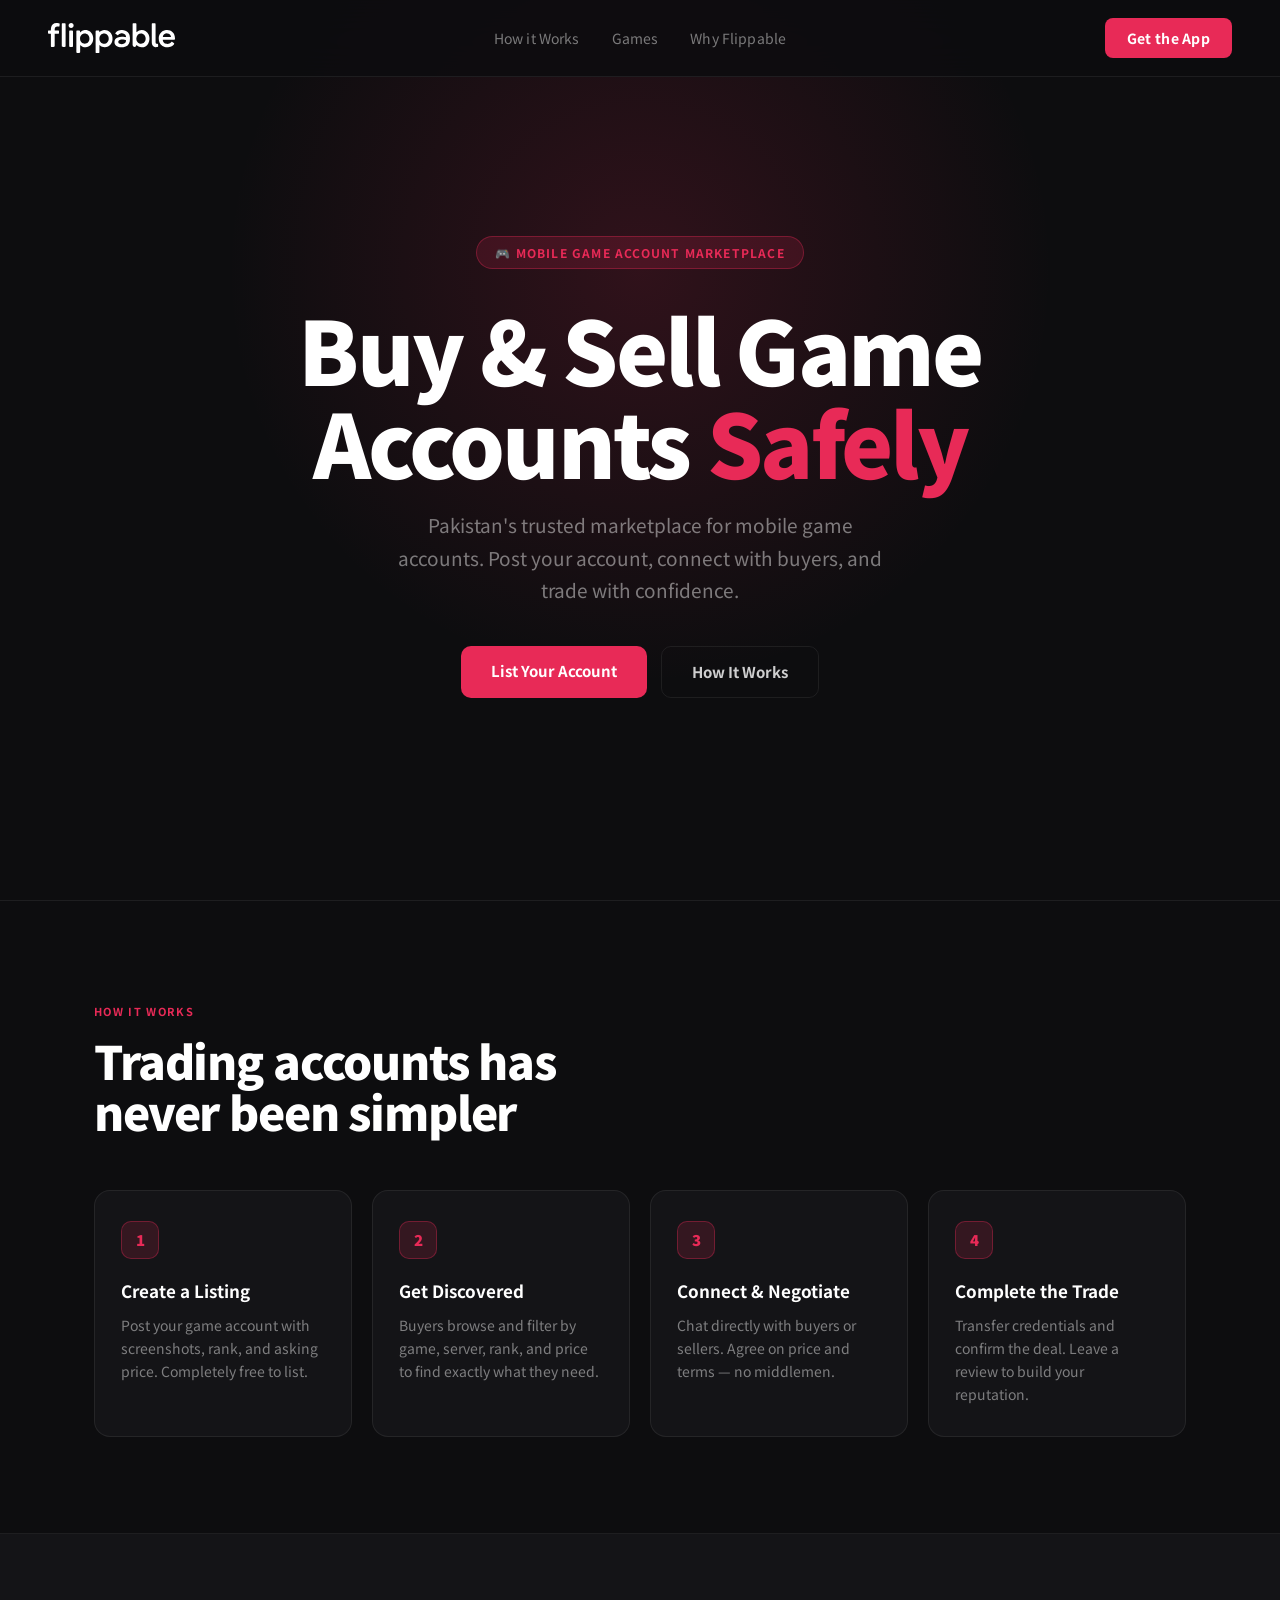
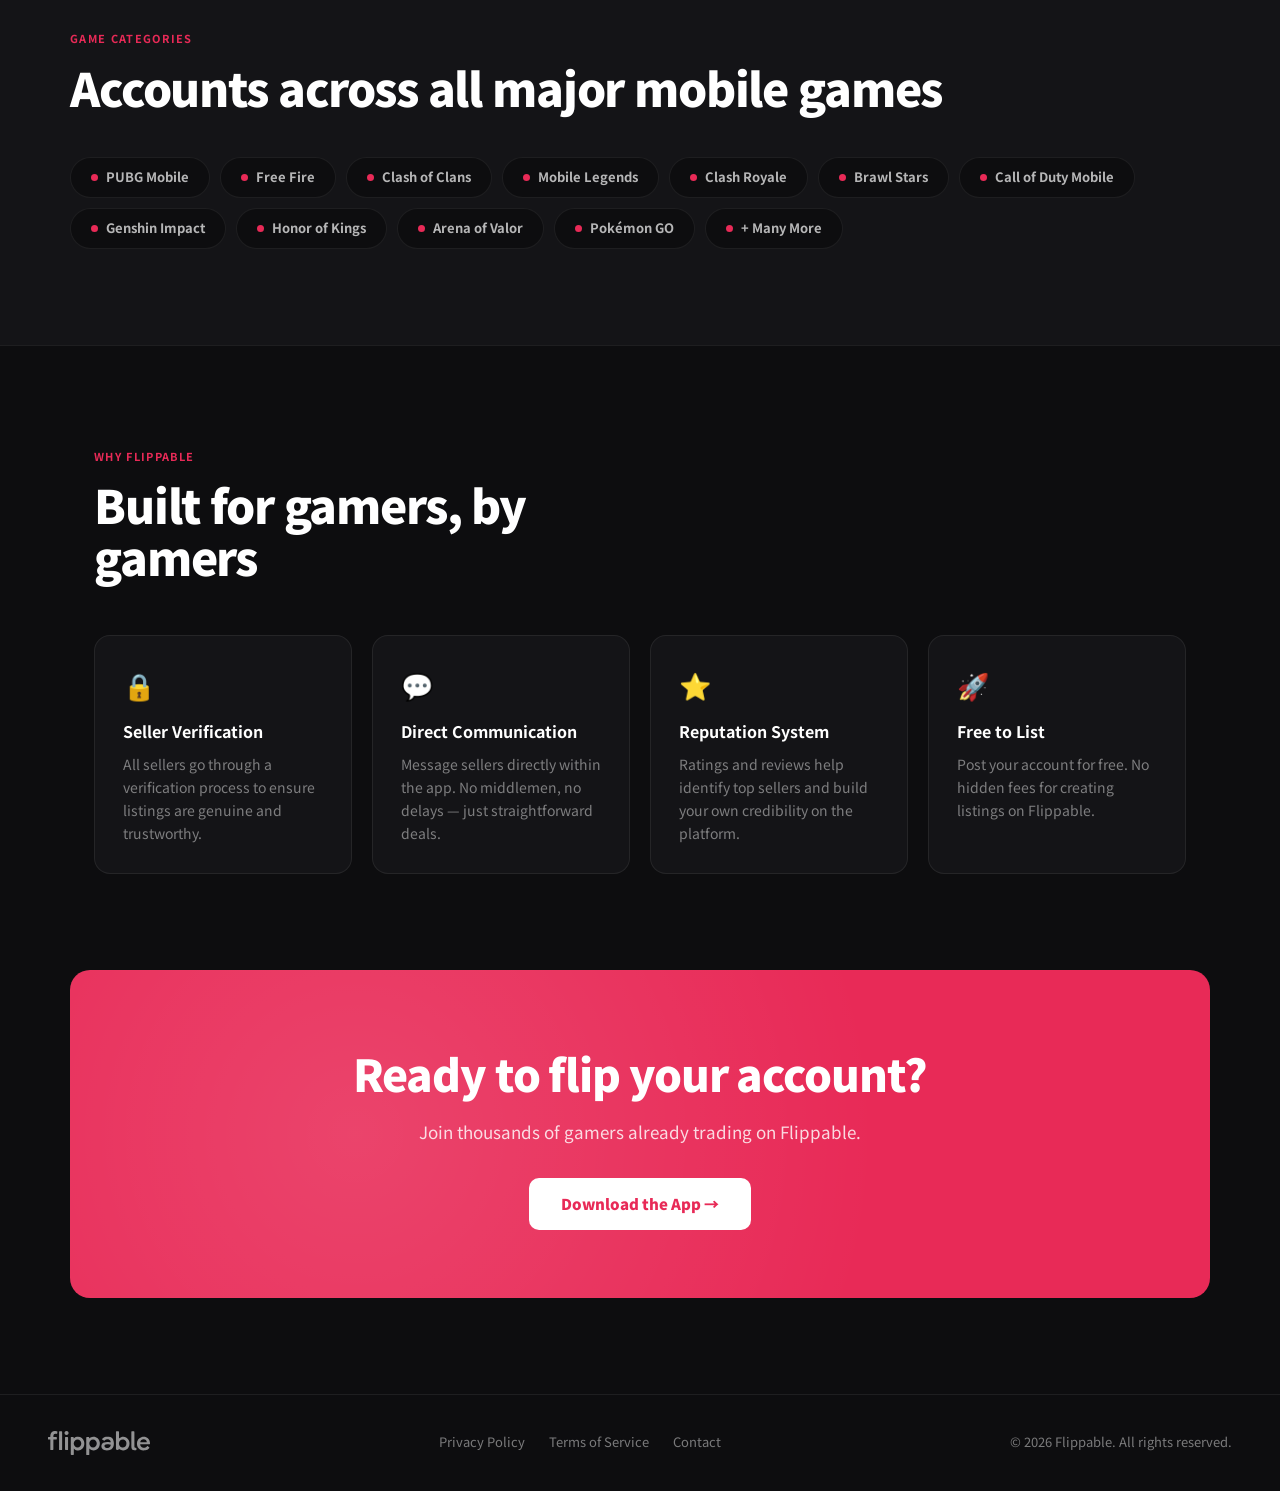
<file: index.html>
<!DOCTYPE html>
<html lang="en">
<head>
  <meta charset="UTF-8"/>
  <meta name="viewport" content="width=device-width, initial-scale=1.0"/>
  <title>Flippable – Mobile Game Account Marketplace</title>
  <link rel="stylesheet" href="style.css"/>
</head>
<body>

<!-- NAV -->
<nav>
  <a class="nav-logo" href="index.html">
    <img src="assets/flippable.svg" alt="Flippable"/>
  </a>
  <div class="nav-links">
    <a href="#how">How it Works</a>
    <a href="#games">Games</a>
    <a href="#why">Why Flippable</a>
  </div>
  <a class="nav-cta" href="#">Get the App</a>
</nav>

<!-- HERO -->
<section class="hero">
  <div class="hero-badge">🎮 Mobile Game Account Marketplace</div>
  <h1>Buy &amp; Sell Game<br/>Accounts <span>Safely</span></h1>
  <p>Pakistan's trusted marketplace for mobile game accounts. Post your account, connect with buyers, and trade with confidence.</p>
  <div class="hero-actions">
    <a href="#" class="btn-primary">List Your Account</a>
    <a href="#how" class="btn-ghost">How It Works</a>
  </div>
  <!-- <div class="hero-stats">
    <div class="stat">
      <div class="stat-num">10K<span>+</span></div>
      <div class="stat-label">Accounts Listed</div>
    </div>
    <div class="stat">
      <div class="stat-num">5K<span>+</span></div>
      <div class="stat-label">Verified Sellers</div>
    </div>
    <div class="stat">
      <div class="stat-num">50<span>+</span></div>
      <div class="stat-label">Game Categories</div>
    </div>
  </div> -->
</section>

<div class="divider"></div>

<!-- HOW IT WORKS -->
<section id="how" class="section-container">
  <div class="section-label">How It Works</div>
  <h2 class="section-title">Trading accounts has never been simpler</h2>
  <div class="steps-grid">
    <div class="step-card">
      <div class="step-num">1</div>
      <h3>Create a Listing</h3>
      <p>Post your game account with screenshots, rank, and asking price. Completely free to list.</p>
    </div>
    <div class="step-card">
      <div class="step-num">2</div>
      <h3>Get Discovered</h3>
      <p>Buyers browse and filter by game, server, rank, and price to find exactly what they need.</p>
    </div>
    <div class="step-card">
      <div class="step-num">3</div>
      <h3>Connect &amp; Negotiate</h3>
      <p>Chat directly with buyers or sellers. Agree on price and terms — no middlemen.</p>
    </div>
    <div class="step-card">
      <div class="step-num">4</div>
      <h3>Complete the Trade</h3>
      <p>Transfer credentials and confirm the deal. Leave a review to build your reputation.</p>
    </div>
  </div>
</section>

<div class="divider"></div>

<!-- GAME CATEGORIES -->
<section id="games" class="section-container categories-section">
  <div class="section-label">Game Categories</div>
  <h2 class="section-title">Accounts across all major mobile games</h2>
  <div class="categories-grid">
    <div class="cat-chip"><span class="dot"></span>PUBG Mobile</div>
    <div class="cat-chip"><span class="dot"></span>Free Fire</div>
    <div class="cat-chip"><span class="dot"></span>Clash of Clans</div>
    <div class="cat-chip"><span class="dot"></span>Mobile Legends</div>
    <div class="cat-chip"><span class="dot"></span>Clash Royale</div>
    <div class="cat-chip"><span class="dot"></span>Brawl Stars</div>
    <div class="cat-chip"><span class="dot"></span>Call of Duty Mobile</div>
    <div class="cat-chip"><span class="dot"></span>Genshin Impact</div>
    <div class="cat-chip"><span class="dot"></span>Honor of Kings</div>
    <div class="cat-chip"><span class="dot"></span>Arena of Valor</div>
    <div class="cat-chip"><span class="dot"></span>Pokémon GO</div>
    <div class="cat-chip"><span class="dot"></span>+ Many More</div>
  </div>
</section>

<div class="divider"></div>

<!-- WHY FLIPPABLE -->
<section id="why" class="section-container">
  <div class="section-label">Why Flippable</div>
  <h2 class="section-title">Built for gamers, by gamers</h2>
  <div class="why-grid">
    <div class="why-card">
      <div class="why-icon">🔒</div>
      <h3>Seller Verification</h3>
      <p>All sellers go through a verification process to ensure listings are genuine and trustworthy.</p>
    </div>
    <div class="why-card">
      <div class="why-icon">💬</div>
      <h3>Direct Communication</h3>
      <p>Message sellers directly within the app. No middlemen, no delays — just straightforward deals.</p>
    </div>
    <div class="why-card">
      <div class="why-icon">⭐</div>
      <h3>Reputation System</h3>
      <p>Ratings and reviews help identify top sellers and build your own credibility on the platform.</p>
    </div>
    <div class="why-card">
      <div class="why-icon">🚀</div>
      <h3>Free to List</h3>
      <p>Post your account for free. No hidden fees for creating listings on Flippable.</p>
    </div>
  </div>
</section>

<!-- CTA BANNER -->
<div class="cta-wrap">
  <div class="cta-banner">
    <h2>Ready to flip your account?</h2>
    <p>Join thousands of gamers already trading on Flippable.</p>
    <a href="#" class="btn-white">Download the App →</a>
  </div>
</div>

<!-- FOOTER -->
<footer>
  <a href="index.html"><img src="assets/flippable.svg" alt="Flippable"/></a>
  <div class="footer-links">
    <a href="privacy.html">Privacy Policy</a>
    <a href="#">Terms of Service</a>
    <a href="#">Contact</a>
  </div>
  <div class="footer-copy">© 2026 Flippable. All rights reserved.</div>
</footer>

</body>
</html>
</file>
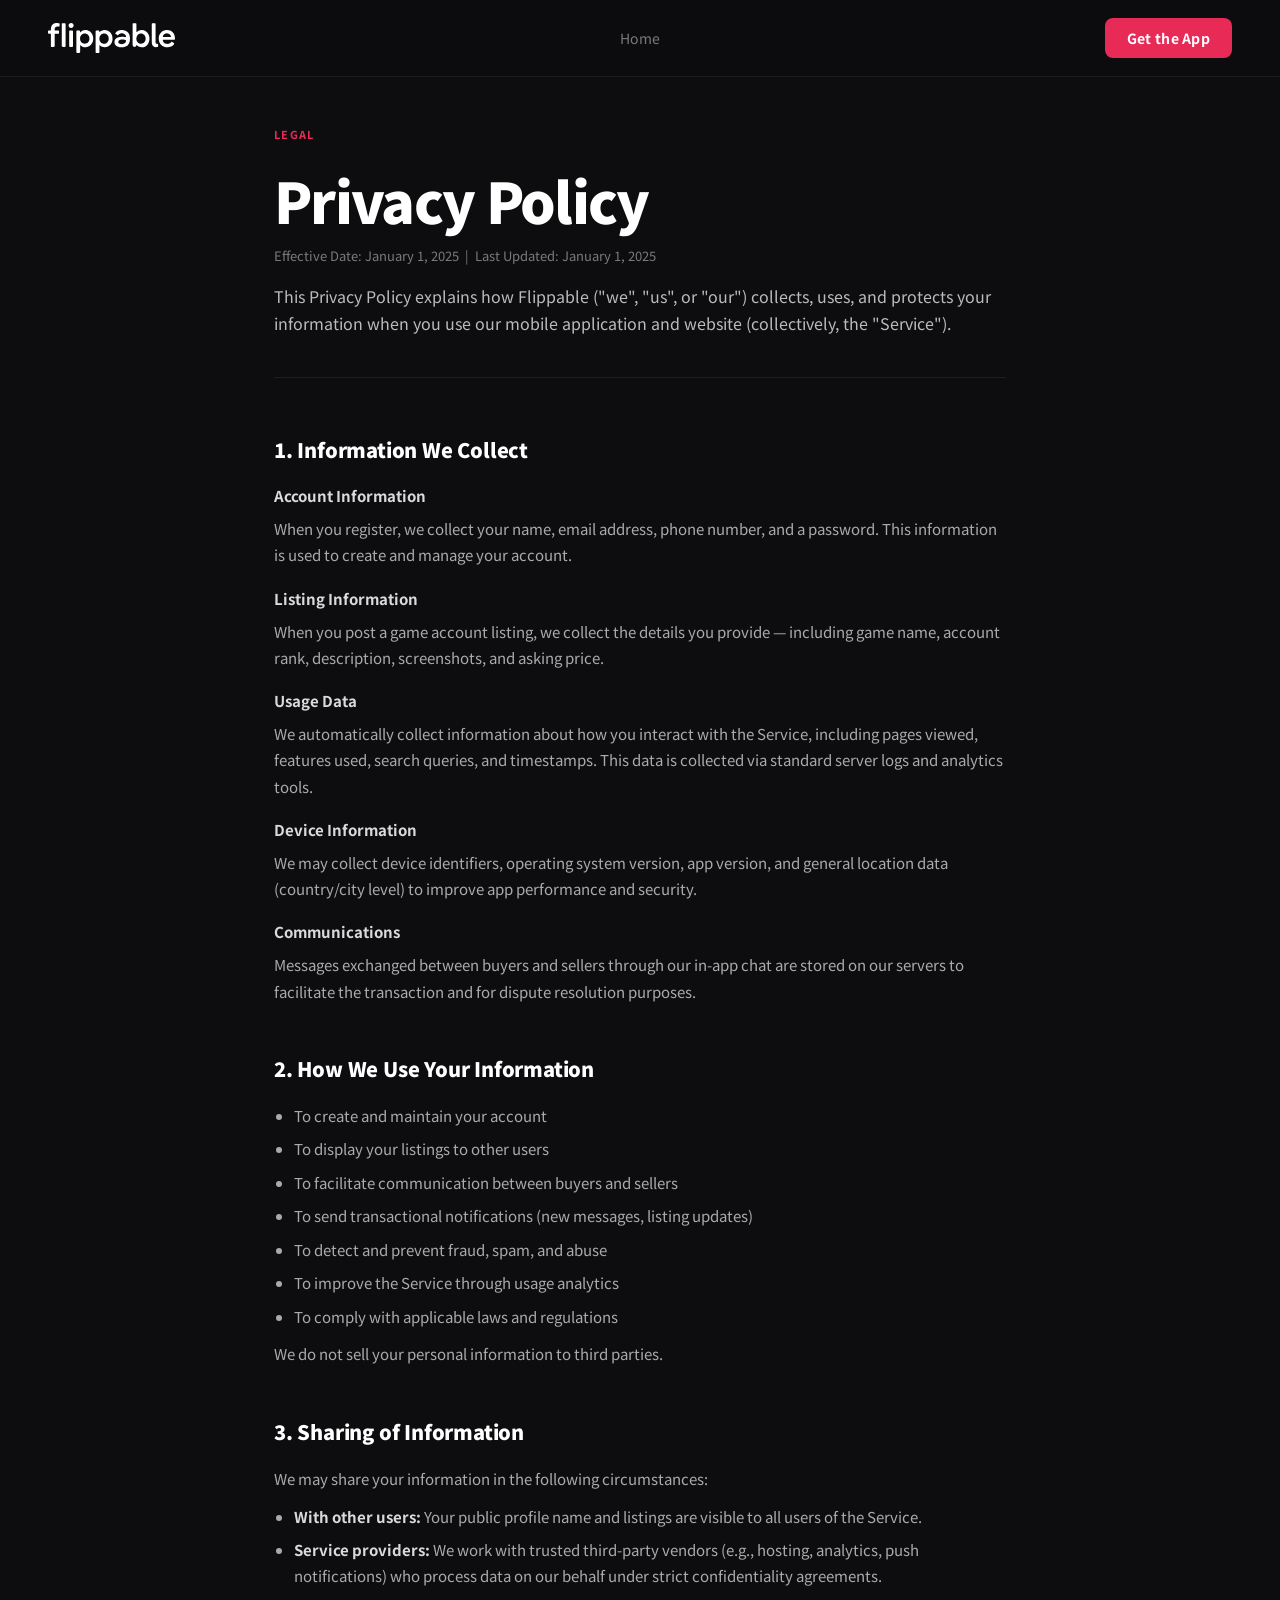
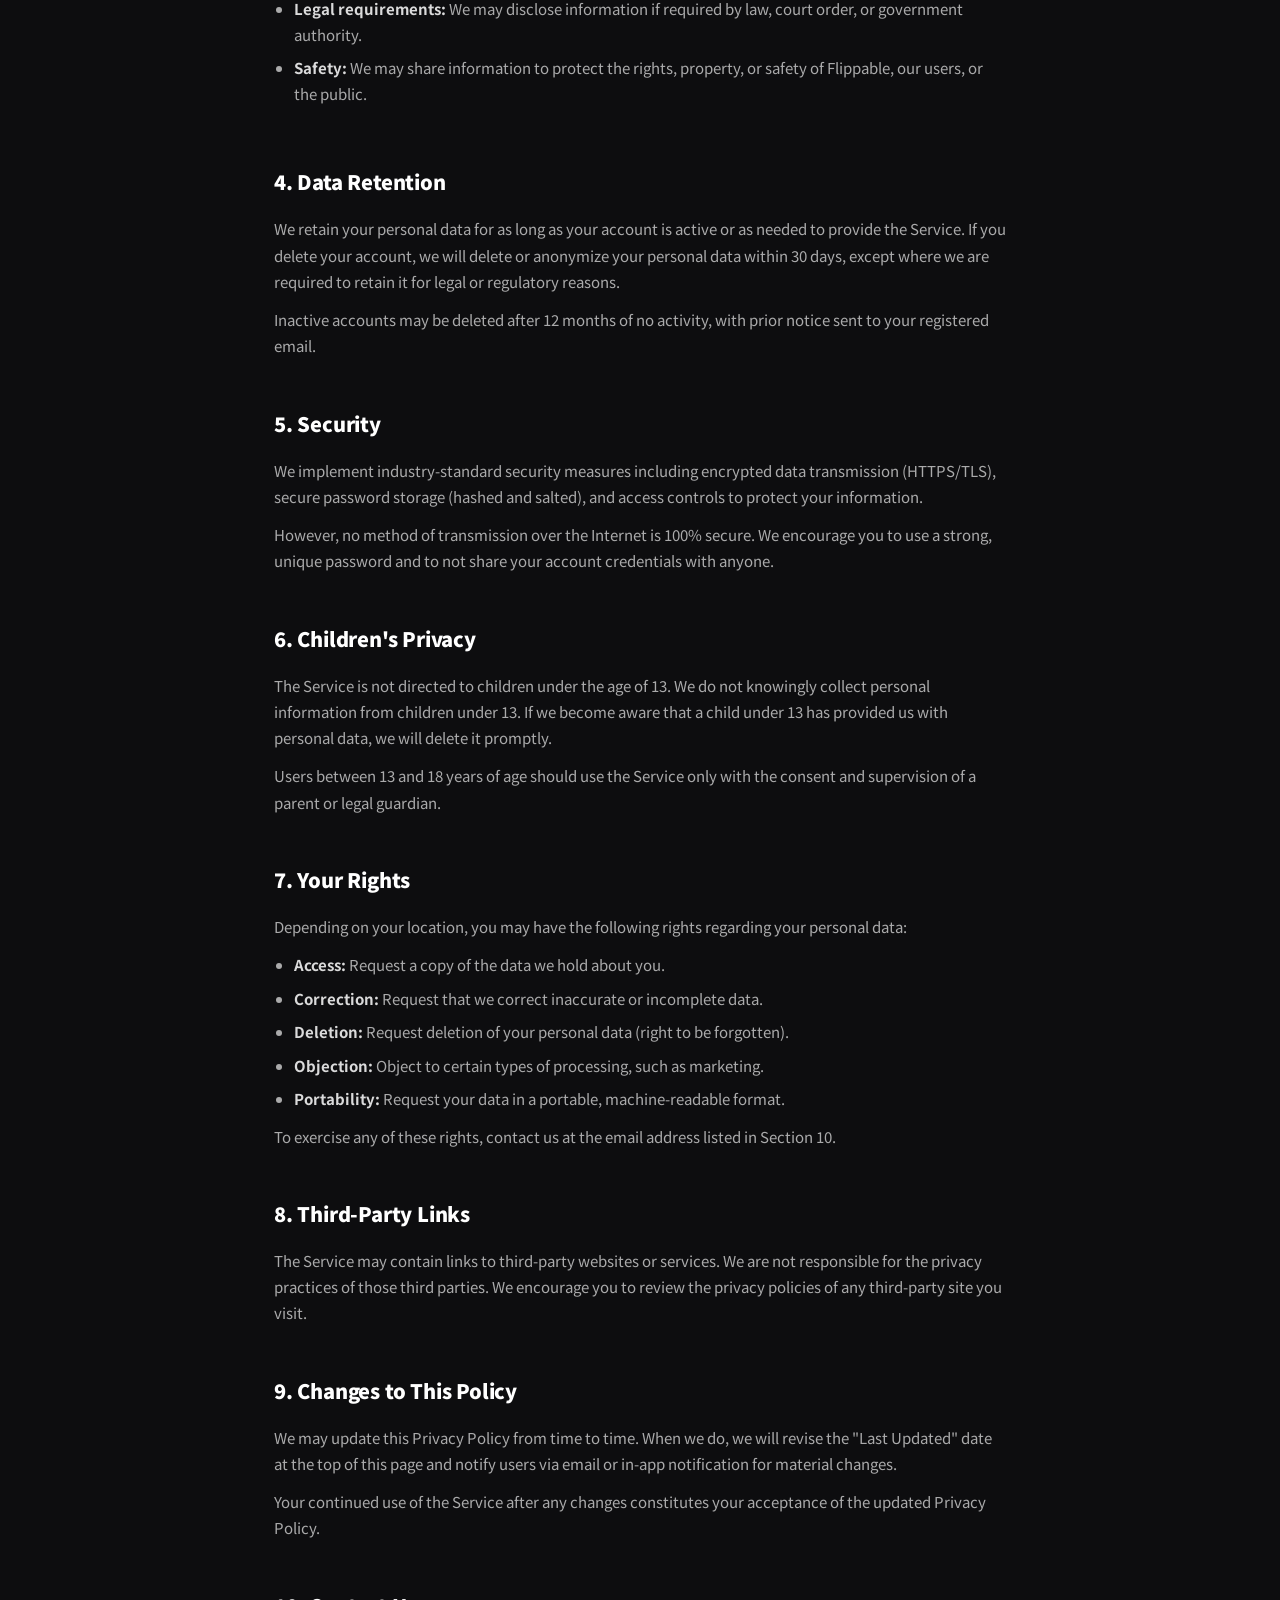
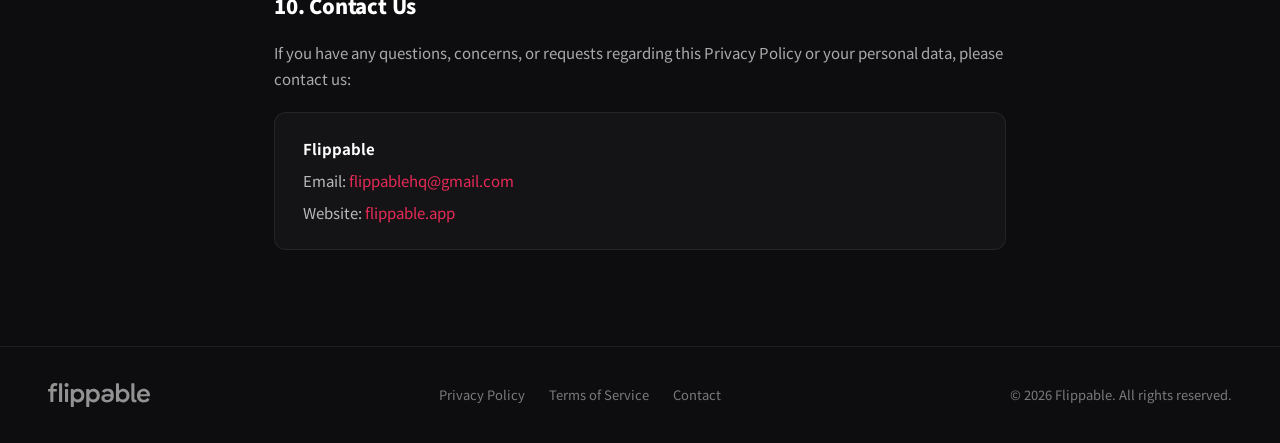
<file: privacy.html>
<!DOCTYPE html>
<html lang="en">
<head>
  <meta charset="UTF-8"/>
  <meta name="viewport" content="width=device-width, initial-scale=1.0"/>
  <title>Privacy Policy – Flippable</title>
  <link rel="stylesheet" href="style.css"/>
</head>
<body>

<!-- NAV -->
<nav>
  <a class="nav-logo" href="index.html">
    <img src="assets/flippable.svg" alt="Flippable"/>
  </a>
  <div class="nav-links">
    <a href="index.html">Home</a>
  </div>
  <a class="nav-cta" href="#">Get the App</a>
</nav>

<!-- PRIVACY CONTENT -->
<main class="privacy-main">
  <div class="privacy-header">
    <div class="section-label">Legal</div>
    <h1>Privacy Policy</h1>
    <p class="privacy-meta">Effective Date: January 1, 2025 &nbsp;|&nbsp; Last Updated: January 1, 2025</p>
    <p class="privacy-intro">This Privacy Policy explains how Flippable ("we", "us", or "our") collects, uses, and protects your information when you use our mobile application and website (collectively, the "Service").</p>
  </div>

  <div class="privacy-body">

    <div class="privacy-section">
      <h2>1. Information We Collect</h2>
      <h3>Account Information</h3>
      <p>When you register, we collect your name, email address, phone number, and a password. This information is used to create and manage your account.</p>
      <h3>Listing Information</h3>
      <p>When you post a game account listing, we collect the details you provide — including game name, account rank, description, screenshots, and asking price.</p>
      <h3>Usage Data</h3>
      <p>We automatically collect information about how you interact with the Service, including pages viewed, features used, search queries, and timestamps. This data is collected via standard server logs and analytics tools.</p>
      <h3>Device Information</h3>
      <p>We may collect device identifiers, operating system version, app version, and general location data (country/city level) to improve app performance and security.</p>
      <h3>Communications</h3>
      <p>Messages exchanged between buyers and sellers through our in-app chat are stored on our servers to facilitate the transaction and for dispute resolution purposes.</p>
    </div>

    <div class="privacy-section">
      <h2>2. How We Use Your Information</h2>
      <ul>
        <li>To create and maintain your account</li>
        <li>To display your listings to other users</li>
        <li>To facilitate communication between buyers and sellers</li>
        <li>To send transactional notifications (new messages, listing updates)</li>
        <li>To detect and prevent fraud, spam, and abuse</li>
        <li>To improve the Service through usage analytics</li>
        <li>To comply with applicable laws and regulations</li>
      </ul>
      <p>We do not sell your personal information to third parties.</p>
    </div>

    <div class="privacy-section">
      <h2>3. Sharing of Information</h2>
      <p>We may share your information in the following circumstances:</p>
      <ul>
        <li><strong>With other users:</strong> Your public profile name and listings are visible to all users of the Service.</li>
        <li><strong>Service providers:</strong> We work with trusted third-party vendors (e.g., hosting, analytics, push notifications) who process data on our behalf under strict confidentiality agreements.</li>
        <li><strong>Legal requirements:</strong> We may disclose information if required by law, court order, or government authority.</li>
        <li><strong>Safety:</strong> We may share information to protect the rights, property, or safety of Flippable, our users, or the public.</li>
      </ul>
    </div>

    <div class="privacy-section">
      <h2>4. Data Retention</h2>
      <p>We retain your personal data for as long as your account is active or as needed to provide the Service. If you delete your account, we will delete or anonymize your personal data within 30 days, except where we are required to retain it for legal or regulatory reasons.</p>
      <p>Inactive accounts may be deleted after 12 months of no activity, with prior notice sent to your registered email.</p>
    </div>

    <div class="privacy-section">
      <h2>5. Security</h2>
      <p>We implement industry-standard security measures including encrypted data transmission (HTTPS/TLS), secure password storage (hashed and salted), and access controls to protect your information.</p>
      <p>However, no method of transmission over the Internet is 100% secure. We encourage you to use a strong, unique password and to not share your account credentials with anyone.</p>
    </div>

    <div class="privacy-section">
      <h2>6. Children's Privacy</h2>
      <p>The Service is not directed to children under the age of 13. We do not knowingly collect personal information from children under 13. If we become aware that a child under 13 has provided us with personal data, we will delete it promptly.</p>
      <p>Users between 13 and 18 years of age should use the Service only with the consent and supervision of a parent or legal guardian.</p>
    </div>

    <div class="privacy-section">
      <h2>7. Your Rights</h2>
      <p>Depending on your location, you may have the following rights regarding your personal data:</p>
      <ul>
        <li><strong>Access:</strong> Request a copy of the data we hold about you.</li>
        <li><strong>Correction:</strong> Request that we correct inaccurate or incomplete data.</li>
        <li><strong>Deletion:</strong> Request deletion of your personal data (right to be forgotten).</li>
        <li><strong>Objection:</strong> Object to certain types of processing, such as marketing.</li>
        <li><strong>Portability:</strong> Request your data in a portable, machine-readable format.</li>
      </ul>
      <p>To exercise any of these rights, contact us at the email address listed in Section 10.</p>
    </div>

    <div class="privacy-section">
      <h2>8. Third-Party Links</h2>
      <p>The Service may contain links to third-party websites or services. We are not responsible for the privacy practices of those third parties. We encourage you to review the privacy policies of any third-party site you visit.</p>
    </div>

    <div class="privacy-section">
      <h2>9. Changes to This Policy</h2>
      <p>We may update this Privacy Policy from time to time. When we do, we will revise the "Last Updated" date at the top of this page and notify users via email or in-app notification for material changes.</p>
      <p>Your continued use of the Service after any changes constitutes your acceptance of the updated Privacy Policy.</p>
    </div>

    <div class="privacy-section">
      <h2>10. Contact Us</h2>
      <p>If you have any questions, concerns, or requests regarding this Privacy Policy or your personal data, please contact us:</p>
      <div class="contact-box">
        <div><strong>Flippable</strong></div>
        <div>Email: <a href="mailto:flippablehq@gmail.com
">flippablehq@gmail.com
</a></div>
        <div>Website: <a href="https://flippable.app">flippable.app</a></div>
      </div>
    </div>

  </div>
</main>

<!-- FOOTER -->
<footer>
  <a href="index.html"><img src="assets/flippable.svg" alt="Flippable"/></a>
  <div class="footer-links">
    <a href="privacy.html">Privacy Policy</a>
    <a href="#">Terms of Service</a>
    <a href="#">Contact</a>
  </div>
  <div class="footer-copy">© 2026 Flippable. All rights reserved.</div>
</footer>

</body>
</html>
</file>
<file: style.css>
/* ============================================================
   Flippable – Global Stylesheet
   Font: LINESeedJP (fallback: Noto Sans JP)
   Theme: #E82A57 on dark
   ============================================================ */

@import url('https://fonts.googleapis.com/css2?family=Noto+Sans+JP:wght@400;700;900&display=swap');

@font-face {
  font-family: 'LINESeedJP';
  src: local('LINESeedJP'), local('LINE Seed JP');
}

/* ---- TOKENS ---- */
:root {
  --red:        #E82A57;
  --red-dim:    rgba(232, 42, 87, 0.15);
  --red-border: rgba(232, 42, 87, 0.35);
  --dark:       #0D0D0F;
  --surface:    #141417;
  --surface2:   #1A1A1E;
  --border:     rgba(255, 255, 255, 0.07);
  --muted:      rgba(255, 255, 255, 0.45);
  --font:       'LINESeedJP', 'Noto Sans JP', sans-serif;
}

/* ---- RESET ---- */
*, *::before, *::after { box-sizing: border-box; margin: 0; padding: 0; }
html { scroll-behavior: smooth; }
body {
  background: var(--dark);
  color: #fff;
  font-family: var(--font);
  -webkit-font-smoothing: antialiased;
  overflow-x: hidden;
  line-height: 1.6;
}
img { display: block; max-width: 100%; }
a { color: inherit; }

/* ---- NAV ---- */
nav {
  position: fixed; top: 0; left: 0; right: 0; z-index: 100;
  display: flex; align-items: center; justify-content: space-between;
  padding: 18px 48px;
  background: rgba(13, 13, 15, 0.88);
  backdrop-filter: blur(18px);
  -webkit-backdrop-filter: blur(18px);
  border-bottom: 1px solid var(--border);
}

.nav-logo img {
  height: 30px;
  filter: brightness(0) invert(1);
}

.nav-links {
  display: flex; gap: 32px;
}
.nav-links a {
  text-decoration: none;
  font-size: 14px;
  color: var(--muted);
  letter-spacing: 0.01em;
  transition: color 0.2s;
}
.nav-links a:hover { color: #fff; }

.nav-cta {
  background: var(--red);
  color: #fff;
  text-decoration: none;
  padding: 9px 22px;
  border-radius: 8px;
  font-size: 14px;
  font-weight: 700;
  letter-spacing: 0.02em;
  transition: opacity 0.2s, transform 0.15s;
}
.nav-cta:hover { opacity: 0.87; transform: translateY(-1px); }

/* ---- HERO ---- */
.hero {
  min-height: 100vh;
  display: flex; flex-direction: column;
  align-items: center; justify-content: center;
  text-align: center;
  padding: 130px 24px 96px;
  position: relative; overflow: hidden;
}

.hero::before {
  content: '';
  position: absolute; top: -160px; left: 50%;
  transform: translateX(-50%);
  width: 860px; height: 860px;
  background: radial-gradient(circle, rgba(232,42,87,0.16) 0%, transparent 68%);
  pointer-events: none;
}

.hero-badge {
  display: inline-flex; align-items: center; gap: 8px;
  background: var(--red-dim);
  border: 1px solid var(--red-border);
  color: var(--red);
  font-size: 12px; font-weight: 700;
  letter-spacing: 0.1em; text-transform: uppercase;
  padding: 6px 18px; border-radius: 100px;
  margin-bottom: 32px;
  animation: fadeUp 0.55s ease both;
}

.hero h1 {
  font-size: clamp(38px, 7.5vw, 88px);
  font-weight: 900;
  line-height: 1.06;
  letter-spacing: -0.03em;
  max-width: 820px;
  animation: fadeUp 0.55s 0.1s ease both;
}
.hero h1 span { color: var(--red); }

.hero p {
  margin-top: 22px;
  font-size: clamp(15px, 2vw, 19px);
  color: var(--muted);
  max-width: 500px;
  line-height: 1.7;
  animation: fadeUp 0.55s 0.2s ease both;
}

.hero-actions {
  margin-top: 40px;
  display: flex; gap: 14px; flex-wrap: wrap; justify-content: center;
  animation: fadeUp 0.55s 0.3s ease both;
}

.btn-primary {
  background: var(--red);
  color: #fff; text-decoration: none;
  padding: 13px 30px; border-radius: 10px;
  font-size: 15px; font-weight: 700;
  transition: opacity 0.2s, transform 0.15s;
}
.btn-primary:hover { opacity: 0.87; transform: translateY(-2px); }

.btn-ghost {
  color: rgba(255,255,255,0.8); text-decoration: none;
  padding: 13px 30px; border-radius: 10px;
  font-size: 15px; font-weight: 700;
  border: 1px solid var(--border);
  transition: border-color 0.2s, transform 0.15s;
}
.btn-ghost:hover { border-color: rgba(255,255,255,0.25); transform: translateY(-2px); }

.hero-stats {
  margin-top: 72px;
  display: flex; gap: 56px; justify-content: center; flex-wrap: wrap;
  animation: fadeUp 0.55s 0.4s ease both;
}
.stat { text-align: center; }
.stat-num {
  font-size: 38px; font-weight: 900;
  letter-spacing: -0.02em; color: #fff;
}
.stat-num span { color: var(--red); }
.stat-label { font-size: 13px; color: var(--muted); margin-top: 4px; letter-spacing: 0.01em; }

/* ---- DIVIDER ---- */
.divider { width: 100%; height: 1px; background: var(--border); }

/* ---- SHARED SECTION ---- */
.section-container {
  padding: 96px 24px;
  max-width: 1140px;
  margin: 0 auto;
}

.section-label {
  display: inline-block;
  font-size: 11px; font-weight: 700;
  letter-spacing: 0.12em; text-transform: uppercase;
  color: var(--red);
  margin-bottom: 14px;
}

.section-title {
  font-size: clamp(26px, 4vw, 46px);
  font-weight: 900;
  letter-spacing: -0.025em;
  line-height: 1.12;
  max-width: 540px;
}

/* ---- HOW IT WORKS ---- */
.steps-grid {
  display: grid;
  grid-template-columns: repeat(auto-fit, minmax(220px, 1fr));
  gap: 20px;
  margin-top: 52px;
}
.step-card {
  background: var(--surface);
  border: 1px solid var(--border);
  border-radius: 16px;
  padding: 30px 26px;
  transition: border-color 0.25s, transform 0.2s;
}
.step-card:hover { border-color: var(--red-border); transform: translateY(-4px); }
.step-num {
  width: 38px; height: 38px; border-radius: 10px;
  background: var(--red-dim);
  border: 1px solid var(--red-border);
  display: flex; align-items: center; justify-content: center;
  font-size: 15px; font-weight: 900; color: var(--red);
  margin-bottom: 18px;
}
.step-card h3 { font-size: 17px; font-weight: 700; margin-bottom: 10px; }
.step-card p { font-size: 14px; color: var(--muted); line-height: 1.65; }

/* ---- CATEGORIES ---- */
.categories-section {
  background: var(--surface);
  max-width: 100% !important;
  padding: 96px 24px;
}
.categories-section .section-label,
.categories-section .section-title {
  max-width: 1140px;
  margin-left: auto; margin-right: auto;
  display: block;
}
.categories-grid {
  max-width: 1140px;
  margin: 44px auto 0;
  display: flex; flex-wrap: wrap; gap: 10px;
}
.cat-chip {
  background: var(--dark);
  border: 1px solid var(--border);
  border-radius: 100px;
  padding: 9px 20px;
  font-size: 13px; font-weight: 700;
  color: rgba(255,255,255,0.7);
  display: flex; align-items: center; gap: 8px;
  transition: border-color 0.2s, color 0.2s;
  cursor: default;
}
.cat-chip:hover { border-color: var(--red); color: #fff; }
.dot { width: 7px; height: 7px; border-radius: 50%; background: var(--red); flex-shrink: 0; }

/* ---- WHY FLIPPABLE ---- */
.why-grid {
  display: grid;
  grid-template-columns: repeat(auto-fit, minmax(240px, 1fr));
  gap: 20px;
  margin-top: 52px;
}
.why-card {
  background: var(--surface);
  border: 1px solid var(--border);
  border-radius: 16px;
  padding: 28px;
  transition: border-color 0.25s, transform 0.2s;
}
.why-card:hover { border-color: var(--red-border); transform: translateY(-3px); }
.why-icon { font-size: 26px; margin-bottom: 14px; }
.why-card h3 { font-size: 16px; font-weight: 700; margin-bottom: 8px; }
.why-card p { font-size: 14px; color: var(--muted); line-height: 1.65; }

/* ---- CTA BANNER ---- */
.cta-wrap {
  padding: 0 24px 96px;
  max-width: 1188px;
  margin: 0 auto;
}
.cta-banner {
  background: var(--red);
  border-radius: 20px;
  padding: 68px 40px;
  text-align: center;
  position: relative; overflow: hidden;
}
.cta-banner::before {
  content: '';
  position: absolute; inset: 0;
  background: radial-gradient(circle at 25% 50%, rgba(255,255,255,0.12), transparent 60%);
}
.cta-banner h2 {
  font-size: clamp(24px, 4vw, 44px);
  font-weight: 900; letter-spacing: -0.025em;
  position: relative;
}
.cta-banner p {
  margin-top: 10px; font-size: 17px;
  opacity: 0.82; position: relative;
}
.btn-white {
  display: inline-block;
  background: #fff; color: var(--red);
  text-decoration: none;
  padding: 14px 32px; border-radius: 10px;
  font-size: 15px; font-weight: 900;
  margin-top: 32px; position: relative;
  transition: opacity 0.2s, transform 0.15s;
}
.btn-white:hover { opacity: 0.92; transform: translateY(-2px); }

/* ---- FOOTER ---- */
footer {
  border-top: 1px solid var(--border);
  padding: 36px 48px;
  display: flex; align-items: center;
  justify-content: space-between;
  flex-wrap: wrap; gap: 16px;
}
footer img {
  height: 24px;
  filter: brightness(0) invert(1);
  opacity: 0.55;
}
.footer-links { display: flex; gap: 24px; }
.footer-links a {
  font-size: 13px; color: var(--muted);
  text-decoration: none; transition: color 0.2s;
}
.footer-links a:hover { color: #fff; }
.footer-copy { font-size: 13px; color: var(--muted); }

/* ---- PRIVACY PAGE ---- */
.privacy-main {
  max-width: 780px;
  margin: 0 auto;
  padding: 120px 24px 96px;
}
.privacy-header {
  margin-bottom: 56px;
  padding-bottom: 40px;
  border-bottom: 1px solid var(--border);
}
.privacy-header h1 {
  font-size: clamp(32px, 5vw, 56px);
  font-weight: 900;
  letter-spacing: -0.03em;
  margin-top: 12px;
  line-height: 1.08;
}
.privacy-meta {
  font-size: 13px;
  color: var(--muted);
  margin-top: 16px;
}
.privacy-intro {
  margin-top: 16px;
  font-size: 16px;
  color: rgba(255,255,255,0.72);
  line-height: 1.7;
}
.privacy-body {
  display: flex; flex-direction: column; gap: 48px;
}
.privacy-section h2 {
  font-size: 20px; font-weight: 900;
  letter-spacing: -0.01em;
  margin-bottom: 18px;
  color: #fff;
}
.privacy-section h3 {
  font-size: 15px; font-weight: 700;
  color: rgba(255,255,255,0.85);
  margin-top: 18px; margin-bottom: 8px;
}
.privacy-section p {
  font-size: 15px;
  color: rgba(255,255,255,0.65);
  line-height: 1.75;
  margin-bottom: 12px;
}
.privacy-section p:last-child { margin-bottom: 0; }
.privacy-section ul {
  margin: 12px 0 12px 20px;
  display: flex; flex-direction: column; gap: 8px;
}
.privacy-section li {
  font-size: 15px;
  color: rgba(255,255,255,0.65);
  line-height: 1.7;
}
.privacy-section li strong { color: rgba(255,255,255,0.85); }
.contact-box {
  margin-top: 20px;
  background: var(--surface);
  border: 1px solid var(--border);
  border-radius: 12px;
  padding: 24px 28px;
  display: flex; flex-direction: column; gap: 8px;
  font-size: 15px; color: rgba(255,255,255,0.7);
}
.contact-box strong { color: #fff; }
.contact-box a { color: var(--red); text-decoration: none; }
.contact-box a:hover { text-decoration: underline; }

/* ---- ANIMATIONS ---- */
@keyframes fadeUp {
  from { opacity: 0; transform: translateY(18px); }
  to   { opacity: 1; transform: translateY(0); }
}

/* ---- RESPONSIVE ---- */
@media (max-width: 768px) {
  nav { padding: 16px 20px; }
  .nav-links { display: none; }
  footer { padding: 28px 20px; flex-direction: column; align-items: flex-start; }
  .cta-wrap { padding: 0 16px 64px; }
  .cta-banner { padding: 48px 24px; }
  .hero-stats { gap: 32px; }
  .privacy-main { padding: 100px 20px 72px; }
}
</file>
